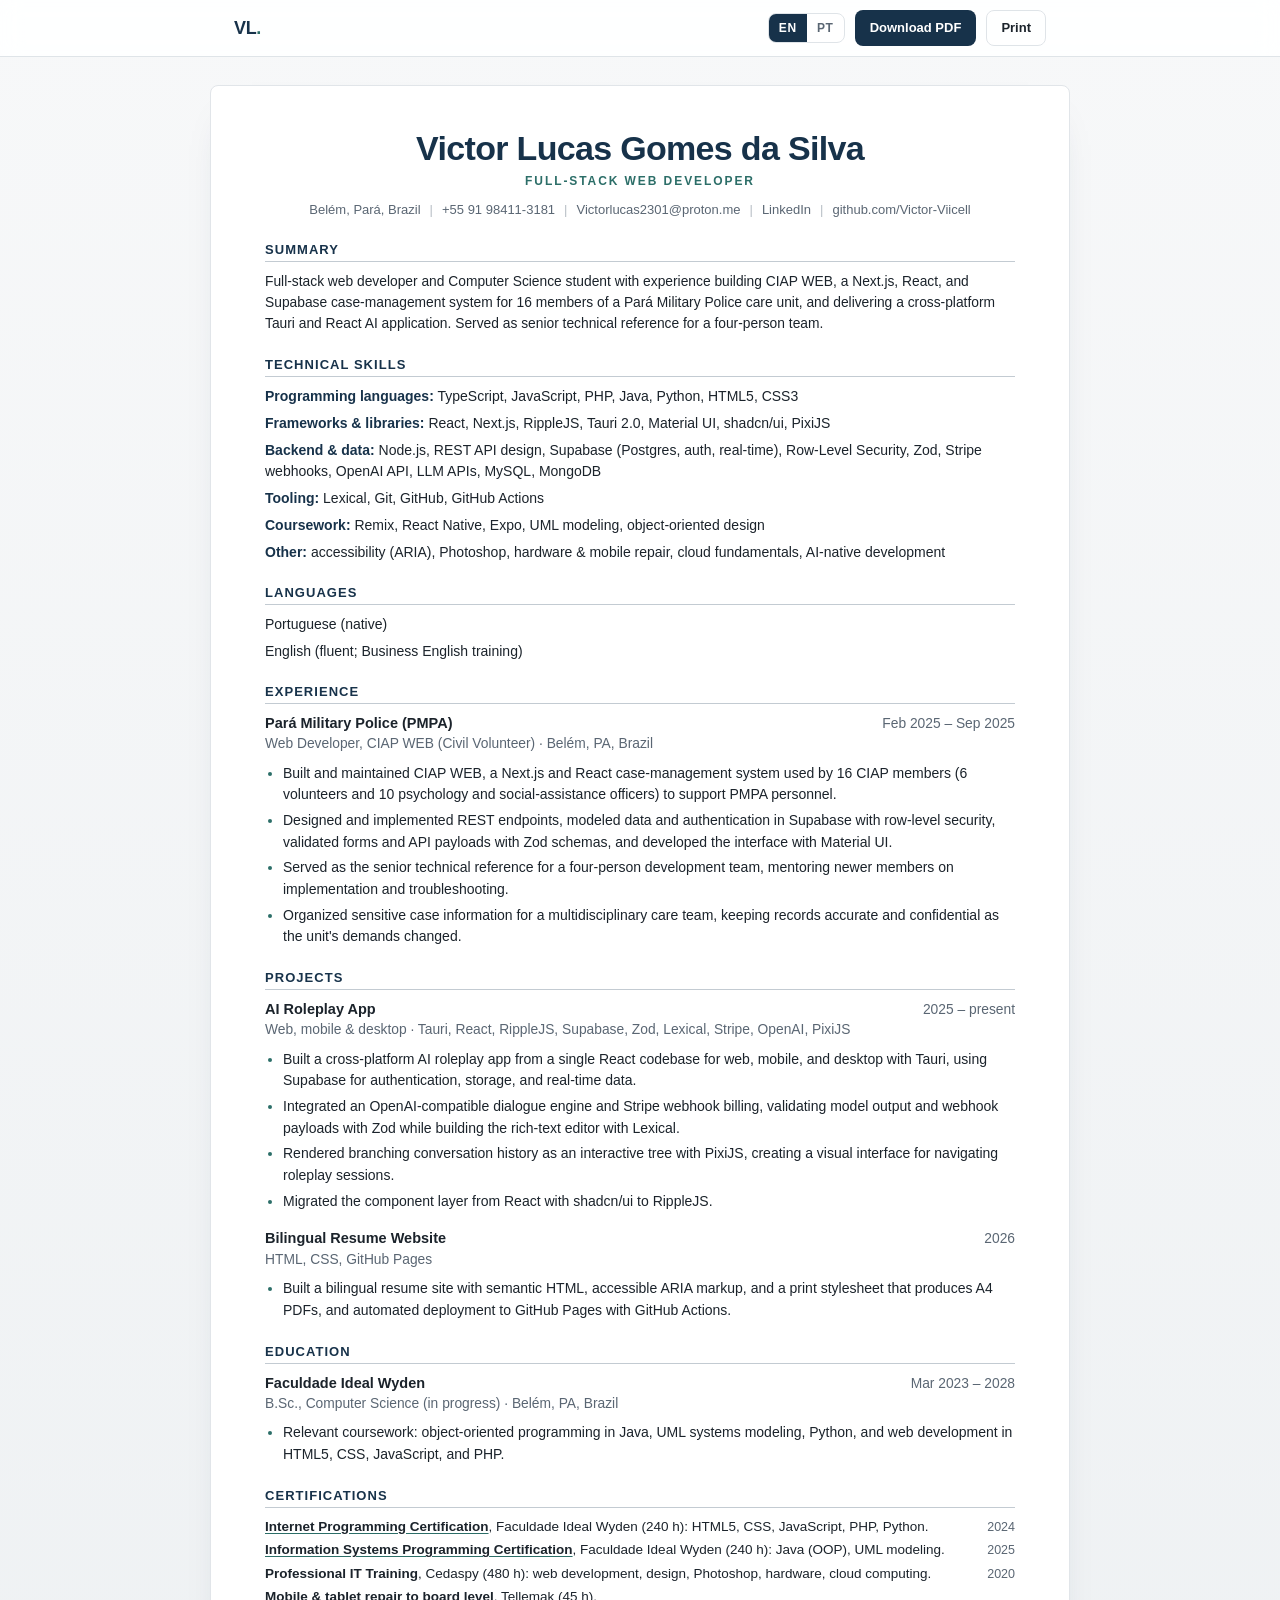
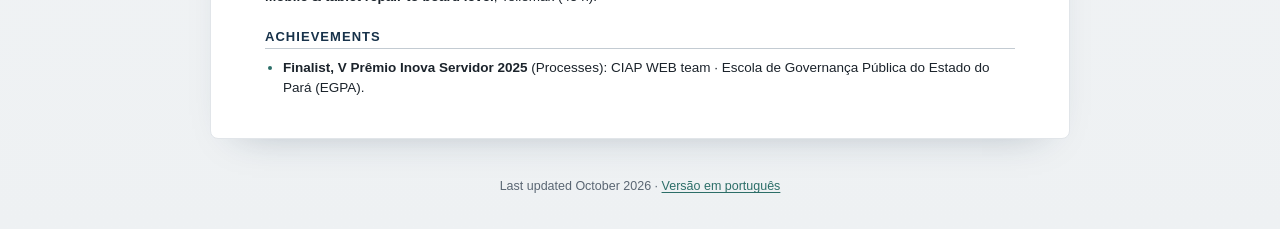
<file: index.html>
<!DOCTYPE html>
<html lang="en">
  <head>
    <meta charset="utf-8">
    <meta name="viewport" content="width=device-width, initial-scale=1">
    <title>Victor Lucas Gomes da Silva | Full-Stack Web Developer</title>
    <meta name="description" content="Resume of Victor Lucas Gomes da Silva, a full-stack web developer based in Belém, Brazil. Experience, projects, education, certifications, and skills.">
    <meta name="author" content="Victor Lucas Gomes da Silva">
    <meta name="theme-color" content="#17324a">
    <link rel="icon" href="assets/favicon.svg" type="image/svg+xml">
    <link rel="alternate" hreflang="en" href="index.html">
    <link rel="alternate" hreflang="pt-BR" href="pt-br.html">
    <link rel="alternate" hreflang="x-default" href="index.html">
    <link rel="stylesheet" href="assets/styles.css">
    <meta property="og:type" content="profile">
    <meta property="og:title" content="Victor Lucas Gomes da Silva | Full-Stack Web Developer">
    <meta property="og:description" content="Resume of Victor Lucas Gomes da Silva, a full-stack web developer based in Belém, Brazil.">
    <meta property="og:locale" content="en_US">
    <meta property="og:locale:alternate" content="pt_BR">
    <meta property="og:image" content="assets/victor-lucas.jpg">
    <script type="application/ld+json">
      {
        "@context": "https://schema.org",
        "@type": "Person",
        "name": "Victor Lucas Gomes da Silva",
        "jobTitle": "Full-Stack Web Developer",
        "email": "mailto:Victorlucas2301@proton.me",
        "telephone": "+55 91 98411-3181",
        "sameAs": [
          "https://www.linkedin.com/in/victor-lucas-gomes-da-silva-6a527236b/",
          "https://github.com/Victor-Viicell"
        ],
        "address": {
          "@type": "PostalAddress",
          "addressLocality": "Belém",
          "addressRegion": "PA",
          "addressCountry": "BR"
        },
        "alumniOf": [
          {
            "@type": "CollegeOrUniversity",
            "name": "Faculdade Ideal Wyden"
          }
        ],
        "knowsLanguage": ["pt-BR", "en"]
      }
    </script>
  </head>
  <body>
    <a class="skip-link" href="#resume">Skip to content</a>

    <div class="toolbar">
      <div class="toolbar-inner">
        <a class="brand" href="index.html" aria-label="Victor Lucas, home">VL<span>.</span></a>
        <nav class="actions" aria-label="Resume actions">
          <div class="lang-switch" role="group" aria-label="Language">
            <a href="index.html" class="is-active" aria-current="page" hreflang="en">EN</a>
            <a href="pt-br.html" hreflang="pt-BR" lang="pt-BR">PT</a>
          </div>
          <a class="btn btn-primary" href="Victor-Lucas-Gomes-da-Silva-Resume-EN.pdf" download>Download PDF</a>
          <button class="btn btn-ghost" type="button" data-print>Print</button>
        </nav>
      </div>
    </div>

    <main class="resume" id="resume">
      <header class="identity">
        <h1 class="name">Victor Lucas Gomes da Silva</h1>
        <p class="role">Full-Stack Web Developer</p>
        <ul class="contact">
          <li>Belém, Pará, Brazil</li>
          <li><a href="tel:+5591984113181">+55 91 98411-3181</a></li>
          <li><a href="mailto:Victorlucas2301@proton.me">Victorlucas2301@proton.me</a></li>
          <li><a href="https://www.linkedin.com/in/victor-lucas-gomes-da-silva-6a527236b/" target="_blank" rel="noopener">LinkedIn</a></li>
          <li><a href="https://github.com/Victor-Viicell" target="_blank" rel="noopener">github.com/Victor-Viicell</a></li>
        </ul>
      </header>

      <section class="section" aria-labelledby="summary-heading">
        <h2 id="summary-heading">Summary</h2>
        <p>Full-stack web developer and Computer Science student with experience building CIAP WEB, a Next.js, React, and Supabase case-management system for 16 members of a Pará Military Police care unit, and delivering a cross-platform Tauri and React AI application. Served as senior technical reference for a four-person team.</p>
      </section>

      <section class="section" aria-labelledby="skills-heading">
        <h2 id="skills-heading">Technical Skills</h2>
        <ul class="skill-list">
          <li><strong>Programming languages:</strong> TypeScript, JavaScript, PHP, Java, Python, HTML5, CSS3</li>
          <li><strong>Frameworks &amp; libraries:</strong> React, Next.js, RippleJS, Tauri 2.0, Material UI, shadcn/ui, PixiJS</li>
          <li><strong>Backend &amp; data:</strong> Node.js, REST API design, Supabase (Postgres, auth, real-time), Row-Level Security, Zod, Stripe webhooks, OpenAI API, LLM APIs, MySQL, MongoDB</li>
          <li><strong>Tooling:</strong> Lexical, Git, GitHub, GitHub Actions</li>
          <li><strong>Coursework:</strong> Remix, React Native, Expo, UML modeling, object-oriented design</li>
          <li><strong>Other:</strong> accessibility (ARIA), Photoshop, hardware &amp; mobile repair, cloud fundamentals, AI-native development</li>
        </ul>
      </section>

      <section class="section" aria-labelledby="languages-heading">
        <h2 id="languages-heading">Languages</h2>
        <ul class="skill-list">
          <li>Portuguese (native)</li>
          <li>English (fluent; Business English training)</li>
        </ul>
      </section>

      <section class="section" aria-labelledby="experience-heading">
        <h2 id="experience-heading">Experience</h2>
        <article class="entry">
          <div class="entry-head">
            <div>
              <h3 class="entry-title">Pará Military Police (PMPA)</h3>
              <p class="entry-sub">Web Developer, CIAP WEB (Civil Volunteer) · Belém, PA, Brazil</p>
            </div>
            <p class="entry-meta">Feb 2025 – Sep 2025</p>
          </div>
          <ul class="bullets">
            <li>Built and maintained CIAP WEB, a Next.js and React case-management system used by 16 CIAP members (6 volunteers and 10 psychology and social-assistance officers) to support PMPA personnel.</li>
            <li>Designed and implemented REST endpoints, modeled data and authentication in Supabase with row-level security, validated forms and API payloads with Zod schemas, and developed the interface with Material UI.</li>
            <li>Served as the senior technical reference for a four-person development team, mentoring newer members on implementation and troubleshooting.</li>
            <li>Organized sensitive case information for a multidisciplinary care team, keeping records accurate and confidential as the unit's demands changed.</li>
          </ul>
        </article>
      </section>

      <section class="section" aria-labelledby="projects-heading">
        <h2 id="projects-heading">Projects</h2>
        <article class="entry">
          <div class="entry-head">
            <div>
              <h3 class="entry-title">AI Roleplay App</h3>
              <p class="entry-sub">Web, mobile &amp; desktop · Tauri, React, RippleJS, Supabase, Zod, Lexical, Stripe, OpenAI, PixiJS</p>
            </div>
            <p class="entry-meta">2025 – present</p>
          </div>
          <ul class="bullets">
            <li>Built a cross-platform AI roleplay app from a single React codebase for web, mobile, and desktop with Tauri, using Supabase for authentication, storage, and real-time data.</li>
            <li>Integrated an OpenAI-compatible dialogue engine and Stripe webhook billing, validating model output and webhook payloads with Zod while building the rich-text editor with Lexical.</li>
            <li>Rendered branching conversation history as an interactive tree with PixiJS, creating a visual interface for navigating roleplay sessions.</li>
            <li>Migrated the component layer from React with shadcn/ui to RippleJS.</li>
          </ul>
        </article>
        <article class="entry">
          <div class="entry-head">
            <div>
              <h3 class="entry-title">Bilingual Resume Website</h3>
              <p class="entry-sub">HTML, CSS, GitHub Pages</p>
            </div>
            <p class="entry-meta">2026</p>
          </div>
          <ul class="bullets">
            <li>Built a bilingual resume site with semantic HTML, accessible ARIA markup, and a print stylesheet that produces A4 PDFs, and automated deployment to GitHub Pages with GitHub Actions.</li>
          </ul>
        </article>
      </section>

      <section class="section" aria-labelledby="education-heading">
        <h2 id="education-heading">Education</h2>
        <article class="entry">
          <div class="entry-head">
            <div>
              <h3 class="entry-title">Faculdade Ideal Wyden</h3>
              <p class="entry-sub">B.Sc., Computer Science (in progress) · Belém, PA, Brazil</p>
            </div>
            <p class="entry-meta">Mar 2023 – 2028</p>
          </div>
          <ul class="bullets">
            <li>Relevant coursework: object-oriented programming in Java, UML systems modeling, Python, and web development in HTML5, CSS, JavaScript, and PHP.</li>
          </ul>
        </article>
      </section>

      <section class="section" aria-labelledby="certifications-heading">
        <h2 id="certifications-heading">Certifications</h2>
        <ul class="cert-list">
          <li>
            <span class="cert-text"><a class="credential" href="https://certificado.facieducacional.com.br/1fe290f07599a27dfc33abc" target="_blank" rel="noopener"><strong>Internet Programming Certification</strong></a>, Faculdade Ideal Wyden (240 h): HTML5, CSS, JavaScript, PHP, Python.</span>
            <span class="cert-meta">2024</span>
          </li>
          <li>
            <span class="cert-text"><a class="credential" href="https://certificado.facieducacional.com.br/fc7c7030f8cd4348e6416e0" target="_blank" rel="noopener"><strong>Information Systems Programming Certification</strong></a>, Faculdade Ideal Wyden (240 h): Java (OOP), UML modeling.</span>
            <span class="cert-meta">2025</span>
          </li>
          <li>
            <span class="cert-text"><strong>Professional IT Training</strong>, Cedaspy (480 h): web development, design, Photoshop, hardware, cloud computing.</span>
            <span class="cert-meta">2020</span>
          </li>
          <li>
            <span class="cert-text"><strong>Mobile &amp; tablet repair to board level</strong>, Tellemak (45 h).</span>
          </li>
        </ul>
      </section>

      <section class="section" aria-labelledby="achievements-heading">
        <h2 id="achievements-heading">Achievements</h2>
        <ul class="course-list">
          <li><strong>Finalist, V Prêmio Inova Servidor 2025</strong> (Processes): CIAP WEB team · Escola de Governança Pública do Estado do Pará (EGPA).</li>
        </ul>
      </section>
    </main>

    <footer class="site-footer">
      <p>Last updated October 2026 · <a href="pt-br.html" hreflang="pt-BR" lang="pt-BR">Versão em português</a></p>
    </footer>

    <script src="assets/script.js"></script>
  </body>
</html>
</file>
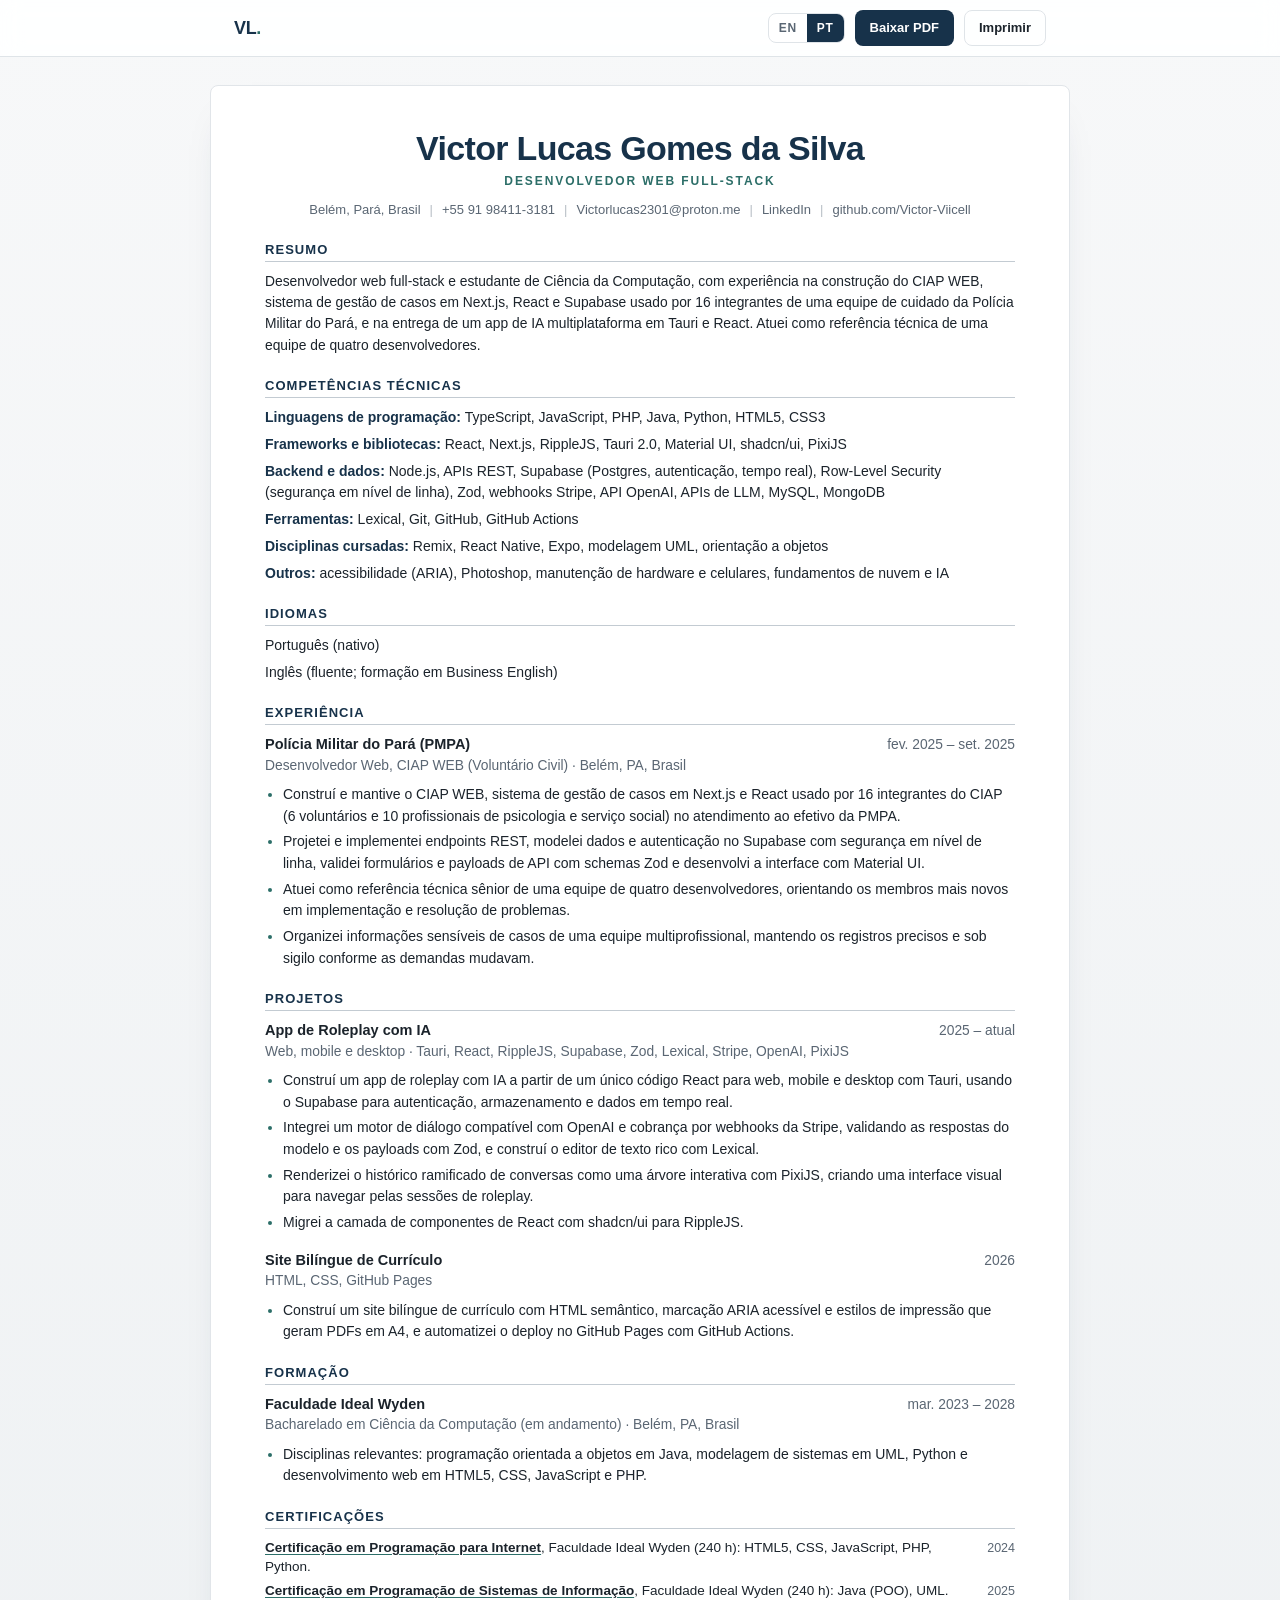
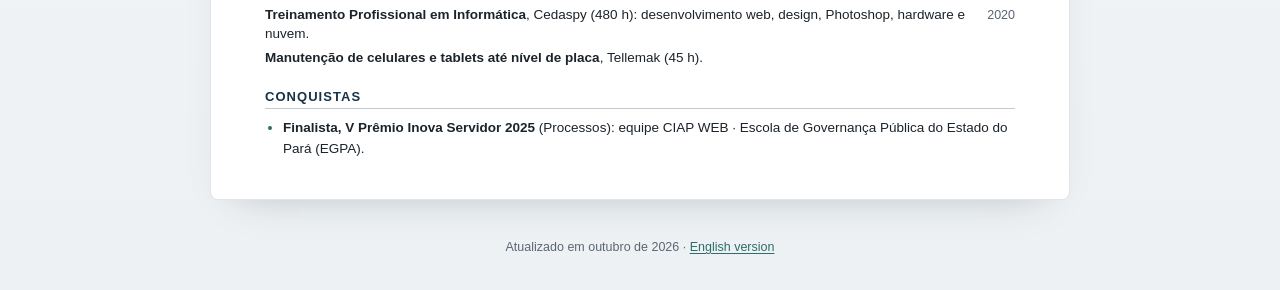
<file: pt-br.html>
<!DOCTYPE html>
<html lang="pt-BR">
  <head>
    <meta charset="utf-8">
    <meta name="viewport" content="width=device-width, initial-scale=1">
    <title>Victor Lucas Gomes da Silva | Desenvolvedor Web Full-Stack</title>
    <meta name="description" content="Currículo de Victor Lucas Gomes da Silva, desenvolvedor web full-stack em Belém, Brasil. Experiência, projetos, formação, certificações e habilidades.">
    <meta name="author" content="Victor Lucas Gomes da Silva">
    <meta name="theme-color" content="#17324a">
    <link rel="icon" href="assets/favicon.svg" type="image/svg+xml">
    <link rel="alternate" hreflang="en" href="index.html">
    <link rel="alternate" hreflang="pt-BR" href="pt-br.html">
    <link rel="alternate" hreflang="x-default" href="index.html">
    <link rel="stylesheet" href="assets/styles.css">
    <meta property="og:type" content="profile">
    <meta property="og:title" content="Victor Lucas Gomes da Silva | Desenvolvedor Web Full-Stack">
    <meta property="og:description" content="Currículo de Victor Lucas Gomes da Silva, desenvolvedor web full-stack em Belém, Brasil.">
    <meta property="og:locale" content="pt_BR">
    <meta property="og:locale:alternate" content="en_US">
    <meta property="og:image" content="assets/victor-lucas.jpg">
    <script type="application/ld+json">
      {
        "@context": "https://schema.org",
        "@type": "Person",
        "name": "Victor Lucas Gomes da Silva",
        "jobTitle": "Desenvolvedor Web Full-Stack",
        "email": "mailto:Victorlucas2301@proton.me",
        "telephone": "+55 91 98411-3181",
        "sameAs": [
          "https://www.linkedin.com/in/victor-lucas-gomes-da-silva-6a527236b/",
          "https://github.com/Victor-Viicell"
        ],
        "address": {
          "@type": "PostalAddress",
          "addressLocality": "Belém",
          "addressRegion": "PA",
          "addressCountry": "BR"
        },
        "alumniOf": [
          {
            "@type": "CollegeOrUniversity",
            "name": "Faculdade Ideal Wyden"
          }
        ],
        "knowsLanguage": ["pt-BR", "en"]
      }
    </script>
  </head>
  <body>
    <a class="skip-link" href="#curriculo">Ir para o conteúdo</a>

    <div class="toolbar">
      <div class="toolbar-inner">
        <a class="brand" href="pt-br.html" aria-label="Victor Lucas, início">VL<span>.</span></a>
        <nav class="actions" aria-label="Ações do currículo">
          <div class="lang-switch" role="group" aria-label="Idioma">
            <a href="index.html" hreflang="en" lang="en">EN</a>
            <a href="pt-br.html" class="is-active" aria-current="page" hreflang="pt-BR">PT</a>
          </div>
          <a class="btn btn-primary" href="Victor-Lucas-Gomes-da-Silva-Curriculo-PT-BR.pdf" download>Baixar PDF</a>
          <button class="btn btn-ghost" type="button" data-print>Imprimir</button>
        </nav>
      </div>
    </div>

    <main class="resume" id="curriculo">
      <header class="identity">
        <h1 class="name">Victor Lucas Gomes da Silva</h1>
        <p class="role">Desenvolvedor Web Full-Stack</p>
        <ul class="contact">
          <li>Belém, Pará, Brasil</li>
          <li><a href="tel:+5591984113181">+55 91 98411-3181</a></li>
          <li><a href="mailto:Victorlucas2301@proton.me">Victorlucas2301@proton.me</a></li>
          <li><a href="https://www.linkedin.com/in/victor-lucas-gomes-da-silva-6a527236b/" target="_blank" rel="noopener">LinkedIn</a></li>
          <li><a href="https://github.com/Victor-Viicell" target="_blank" rel="noopener">github.com/Victor-Viicell</a></li>
        </ul>
      </header>

      <section class="section" aria-labelledby="resumo-heading">
        <h2 id="resumo-heading">Resumo</h2>
        <p>Desenvolvedor web full-stack e estudante de Ciência da Computação, com experiência na construção do CIAP WEB, sistema de gestão de casos em Next.js, React e Supabase usado por 16 integrantes de uma equipe de cuidado da Polícia Militar do Pará, e na entrega de um app de IA multiplataforma em Tauri e React. Atuei como referência técnica de uma equipe de quatro desenvolvedores.</p>
      </section>

      <section class="section" aria-labelledby="habilidades-heading">
        <h2 id="habilidades-heading">Competências Técnicas</h2>
        <ul class="skill-list">
          <li><strong>Linguagens de programação:</strong> TypeScript, JavaScript, PHP, Java, Python, HTML5, CSS3</li>
          <li><strong>Frameworks e bibliotecas:</strong> React, Next.js, RippleJS, Tauri 2.0, Material UI, shadcn/ui, PixiJS</li>
          <li><strong>Backend e dados:</strong> Node.js, APIs REST, Supabase (Postgres, autenticação, tempo real), Row-Level Security (segurança em nível de linha), Zod, webhooks Stripe, API OpenAI, APIs de LLM, MySQL, MongoDB</li>
          <li><strong>Ferramentas:</strong> Lexical, Git, GitHub, GitHub Actions</li>
          <li><strong>Disciplinas cursadas:</strong> Remix, React Native, Expo, modelagem UML, orientação a objetos</li>
          <li><strong>Outros:</strong> acessibilidade (ARIA), Photoshop, manutenção de hardware e celulares, fundamentos de nuvem e IA</li>
        </ul>
      </section>

      <section class="section" aria-labelledby="idiomas-heading">
        <h2 id="idiomas-heading">Idiomas</h2>
        <ul class="skill-list">
          <li>Português (nativo)</li>
          <li>Inglês (fluente; formação em Business English)</li>
        </ul>
      </section>

      <section class="section" aria-labelledby="experiencia-heading">
        <h2 id="experiencia-heading">Experiência</h2>
        <article class="entry">
          <div class="entry-head">
            <div>
              <h3 class="entry-title">Polícia Militar do Pará (PMPA)</h3>
              <p class="entry-sub">Desenvolvedor Web, CIAP WEB (Voluntário Civil) · Belém, PA, Brasil</p>
            </div>
            <p class="entry-meta">fev. 2025 – set. 2025</p>
          </div>
          <ul class="bullets">
            <li>Construí e mantive o CIAP WEB, sistema de gestão de casos em Next.js e React usado por 16 integrantes do CIAP (6 voluntários e 10 profissionais de psicologia e serviço social) no atendimento ao efetivo da PMPA.</li>
            <li>Projetei e implementei endpoints REST, modelei dados e autenticação no Supabase com segurança em nível de linha, validei formulários e payloads de API com schemas Zod e desenvolvi a interface com Material UI.</li>
            <li>Atuei como referência técnica sênior de uma equipe de quatro desenvolvedores, orientando os membros mais novos em implementação e resolução de problemas.</li>
            <li>Organizei informações sensíveis de casos de uma equipe multiprofissional, mantendo os registros precisos e sob sigilo conforme as demandas mudavam.</li>
          </ul>
        </article>
      </section>

      <section class="section" aria-labelledby="projetos-heading">
        <h2 id="projetos-heading">Projetos</h2>
        <article class="entry">
          <div class="entry-head">
            <div>
              <h3 class="entry-title">App de Roleplay com IA</h3>
              <p class="entry-sub">Web, mobile e desktop · Tauri, React, RippleJS, Supabase, Zod, Lexical, Stripe, OpenAI, PixiJS</p>
            </div>
            <p class="entry-meta">2025 – atual</p>
          </div>
          <ul class="bullets">
            <li>Construí um app de roleplay com IA a partir de um único código React para web, mobile e desktop com Tauri, usando o Supabase para autenticação, armazenamento e dados em tempo real.</li>
            <li>Integrei um motor de diálogo compatível com OpenAI e cobrança por webhooks da Stripe, validando as respostas do modelo e os payloads com Zod, e construí o editor de texto rico com Lexical.</li>
            <li>Renderizei o histórico ramificado de conversas como uma árvore interativa com PixiJS, criando uma interface visual para navegar pelas sessões de roleplay.</li>
            <li>Migrei a camada de componentes de React com shadcn/ui para RippleJS.</li>
          </ul>
        </article>
        <article class="entry">
          <div class="entry-head">
            <div>
              <h3 class="entry-title">Site Bilíngue de Currículo</h3>
              <p class="entry-sub">HTML, CSS, GitHub Pages</p>
            </div>
            <p class="entry-meta">2026</p>
          </div>
          <ul class="bullets">
            <li>Construí um site bilíngue de currículo com HTML semântico, marcação ARIA acessível e estilos de impressão que geram PDFs em A4, e automatizei o deploy no GitHub Pages com GitHub Actions.</li>
          </ul>
        </article>
      </section>

      <section class="section" aria-labelledby="formacao-heading">
        <h2 id="formacao-heading">Formação</h2>
        <article class="entry">
          <div class="entry-head">
            <div>
              <h3 class="entry-title">Faculdade Ideal Wyden</h3>
              <p class="entry-sub">Bacharelado em Ciência da Computação (em andamento) · Belém, PA, Brasil</p>
            </div>
            <p class="entry-meta">mar. 2023 – 2028</p>
          </div>
          <ul class="bullets">
            <li>Disciplinas relevantes: programação orientada a objetos em Java, modelagem de sistemas em UML, Python e desenvolvimento web em HTML5, CSS, JavaScript e PHP.</li>
          </ul>
        </article>
      </section>

      <section class="section" aria-labelledby="certificacoes-heading">
        <h2 id="certificacoes-heading">Certificações</h2>
        <ul class="cert-list">
          <li>
            <span class="cert-text"><a class="credential" href="https://certificado.facieducacional.com.br/1fe290f07599a27dfc33abc" target="_blank" rel="noopener"><strong>Certificação em Programação para Internet</strong></a>, Faculdade Ideal Wyden (240 h): HTML5, CSS, JavaScript, PHP, Python.</span>
            <span class="cert-meta">2024</span>
          </li>
          <li>
            <span class="cert-text"><a class="credential" href="https://certificado.facieducacional.com.br/fc7c7030f8cd4348e6416e0" target="_blank" rel="noopener"><strong>Certificação em Programação de Sistemas de Informação</strong></a>, Faculdade Ideal Wyden (240 h): Java (POO), UML.</span>
            <span class="cert-meta">2025</span>
          </li>
          <li>
            <span class="cert-text"><strong>Treinamento Profissional em Informática</strong>, Cedaspy (480 h): desenvolvimento web, design, Photoshop, hardware e nuvem.</span>
            <span class="cert-meta">2020</span>
          </li>
          <li>
            <span class="cert-text"><strong>Manutenção de celulares e tablets até nível de placa</strong>, Tellemak (45 h).</span>
          </li>
        </ul>
      </section>

      <section class="section" aria-labelledby="conquistas-heading">
        <h2 id="conquistas-heading">Conquistas</h2>
        <ul class="course-list">
          <li><strong>Finalista, V Prêmio Inova Servidor 2025</strong> (Processos): equipe CIAP WEB · Escola de Governança Pública do Estado do Pará (EGPA).</li>
        </ul>
      </section>
    </main>

    <footer class="site-footer">
      <p>Atualizado em outubro de 2026 · <a href="index.html" hreflang="en" lang="en">English version</a></p>
    </footer>

    <script src="assets/script.js"></script>
  </body>
</html>
</file>
<file: assets/styles.css>
:root {
  --ink: #1b232b;
  --muted: #5a6673;
  --navy: #17324a;
  --accent: #2c6e68;
  --line: #dfe4e8;
  --bg: #eef1f3;
  --paper: #ffffff;
  --radius: 14px;
  --max: 860px;
  --font: ui-sans-serif, -apple-system, BlinkMacSystemFont, "Segoe UI", Roboto,
    "Helvetica Neue", Arial, sans-serif;
}

* {
  box-sizing: border-box;
}

html {
  -webkit-text-size-adjust: 100%;
}

body {
  margin: 0;
  font-family: var(--font);
  color: var(--ink);
  background: linear-gradient(180deg, #f7f8f9 0%, var(--bg) 100%);
  min-height: 100vh;
}

a {
  color: var(--accent);
  text-decoration-thickness: 1px;
  text-underline-offset: 2px;
}

a:hover {
  color: var(--navy);
}

.skip-link {
  position: absolute;
  left: -9999px;
  top: 0;
  padding: 10px 14px;
  background: var(--navy);
  color: #fff;
  z-index: 100;
  border-radius: 0 0 8px 0;
}

.skip-link:focus {
  left: 0;
}

.toolbar {
  position: sticky;
  top: 0;
  z-index: 20;
  background: rgba(255, 255, 255, 0.88);
  -webkit-backdrop-filter: blur(10px);
  backdrop-filter: blur(10px);
  border-bottom: 1px solid var(--line);
}

.toolbar-inner {
  max-width: var(--max);
  margin: 0 auto;
  padding: 10px 24px;
  display: flex;
  align-items: center;
  justify-content: space-between;
  gap: 16px;
}

.brand {
  font-size: 18px;
  font-weight: 750;
  letter-spacing: -0.02em;
  color: var(--navy);
  text-decoration: none;
  line-height: 1;
}

.brand span {
  color: var(--accent);
}

.actions {
  display: flex;
  align-items: center;
  gap: 10px;
}

.lang-switch {
  display: flex;
  border: 1px solid var(--line);
  border-radius: 8px;
  overflow: hidden;
  background: #fff;
}

.lang-switch a {
  padding: 6px 10px;
  font-size: 12px;
  font-weight: 650;
  letter-spacing: 0.06em;
  color: var(--muted);
  text-decoration: none;
  line-height: 1.4;
}

.lang-switch a:hover {
  background: #f4f6f7;
  color: var(--navy);
}

.lang-switch a.is-active {
  background: var(--navy);
  color: #fff;
}

.btn {
  display: inline-flex;
  align-items: center;
  justify-content: center;
  gap: 6px;
  padding: 8px 14px;
  border-radius: 8px;
  border: 1px solid transparent;
  font: inherit;
  font-size: 13px;
  font-weight: 650;
  line-height: 1.4;
  text-decoration: none;
  cursor: pointer;
  transition: background-color 0.15s ease, border-color 0.15s ease;
}

.btn-primary {
  background: var(--navy);
  color: #fff;
}

.btn-primary:hover {
  background: #0f2536;
  color: #fff;
}

.btn-ghost {
  background: transparent;
  border-color: var(--line);
  color: var(--ink);
}

.btn-ghost:hover {
  background: #f4f6f7;
  border-color: #c9d1d7;
  color: var(--navy);
}

.resume {
  max-width: var(--max);
  margin: 28px auto 40px;
  padding: 44px 54px 40px;
  background: var(--paper);
  border: 1px solid #e1e5e9;
  border-radius: 8px;
  box-shadow: 0 18px 40px -28px rgba(23, 50, 74, 0.35);
}

.identity {
  text-align: center;
}

.name {
  margin: 0 0 6px;
  font-size: clamp(27px, 3.6vw, 34px);
  font-weight: 750;
  line-height: 1.1;
  letter-spacing: -0.02em;
  color: var(--navy);
}

.role {
  margin: 0 0 12px;
  font-size: 12px;
  font-weight: 700;
  letter-spacing: 0.16em;
  text-transform: uppercase;
  color: var(--accent);
}

.contact {
  display: flex;
  flex-wrap: wrap;
  justify-content: center;
  gap: 2px 0;
  margin: 0;
  padding: 0;
  list-style: none;
  font-size: 13px;
  line-height: 1.55;
  color: var(--muted);
  overflow-wrap: anywhere;
}

.contact li {
  display: flex;
  align-items: baseline;
  min-width: 0;
}

.contact li + li::before {
  content: "|";
  margin: 0 9px;
  color: #b6bdc4;
}

.contact a {
  color: var(--muted);
  text-decoration: none;
}

.contact a:hover {
  color: var(--navy);
  text-decoration: underline;
}

.section {
  margin-top: 22px;
}

.section h2 {
  margin: 0 0 9px;
  padding-bottom: 4px;
  border-bottom: 1px solid #c3cbd2;
  font-size: 13px;
  font-weight: 750;
  letter-spacing: 0.08em;
  text-transform: uppercase;
  color: var(--navy);
}

.section p {
  margin: 0;
  font-size: 13.8px;
  line-height: 1.55;
}

.entry + .entry {
  margin-top: 16px;
}

.entry-head {
  display: flex;
  align-items: baseline;
  justify-content: space-between;
  gap: 18px;
}

.entry-title {
  margin: 0;
  font-size: 14.5px;
  font-weight: 700;
  line-height: 1.33;
  color: var(--ink);
}

.entry-sub {
  margin: 2px 0 0;
  font-size: 13px;
  line-height: 1.4;
  color: var(--muted);
}

.entry-meta {
  flex: none;
  margin: 0;
  font-size: 12.5px;
  line-height: 1.4;
  color: var(--muted);
  text-align: right;
  white-space: nowrap;
}

.bullets {
  margin: 8px 0 0;
  padding-left: 18px;
}

.bullets li {
  margin-bottom: 4px;
  font-size: 14px;
  line-height: 1.55;
}

.bullets li:last-child {
  margin-bottom: 0;
}

.bullets li::marker {
  color: var(--accent);
}

.skill-list {
  display: grid;
  gap: 6px;
  margin: 0;
  padding: 0;
  list-style: none;
}

.skill-list li {
  font-size: 14px;
  line-height: 1.5;
}

.skill-list strong {
  color: var(--navy);
  font-weight: 650;
}

.cert-list {
  margin: 0;
  padding: 0;
  list-style: none;
}

.cert-list li {
  display: flex;
  align-items: baseline;
  justify-content: space-between;
  gap: 18px;
  margin-bottom: 4px;
  font-size: 13.5px;
  line-height: 1.45;
}

.cert-list li:last-child {
  margin-bottom: 0;
}

.cert-text {
  min-width: 0;
}

.cert-list strong {
  font-weight: 650;
}

.cert-meta {
  flex: none;
  font-size: 12.5px;
  line-height: 1.45;
  color: var(--muted);
  white-space: nowrap;
}

.course-list {
  margin: 0;
  padding-left: 18px;
}

.course-list li {
  margin-bottom: 5px;
  font-size: 13.5px;
  line-height: 1.5;
}

.course-list li:last-child {
  margin-bottom: 0;
}

.course-list li::marker {
  color: var(--accent);
}

.course-list strong {
  font-weight: 650;
}

.course-list a {
  color: var(--accent);
  font-size: 0.95em;
  text-decoration: none;
}

.course-list a:hover {
  text-decoration: underline;
}

.credential {
  color: inherit;
  text-decoration: none;
}

.credential strong {
  text-decoration: underline;
  text-decoration-color: var(--accent);
  text-underline-offset: 2px;
}

.award-title {
  font-size: 14px;
  font-weight: 650;
  line-height: 1.45;
}

.award-sub {
  margin-top: 2px;
  font-size: 13px;
  color: var(--muted);
}

.site-footer {
  max-width: var(--max);
  margin: 0 auto 36px;
  padding: 0 24px;
  font-size: 12.5px;
  color: var(--muted);
  text-align: center;
}

.site-footer p {
  margin: 0;
}

@media (max-width: 720px) {
  .toolbar-inner {
    padding: 10px 14px;
    gap: 10px;
  }

  .brand {
    display: none;
  }

  .actions {
    width: 100%;
    justify-content: space-between;
  }

  .btn-ghost {
    display: none;
  }

  .resume {
    margin: 16px 12px 28px;
    padding: 28px 22px;
    border-radius: 8px;
  }

  .name {
    font-size: 27px;
  }

  .contact {
    font-size: 12.5px;
  }

  .entry-head {
    flex-direction: column;
    gap: 2px;
  }

  .entry-meta {
    text-align: left;
  }
}

@media (max-width: 560px) {
  .contact {
    display: block;
  }

  .contact li {
    display: block;
  }

  .contact li + li::before {
    display: none;
  }

  .contact li + li {
    margin-top: 2px;
  }

  .cert-list li {
    flex-direction: column;
    gap: 1px;
  }
}

@media (max-width: 420px) {
  .name {
    font-size: 24px;
  }

  .role {
    margin-bottom: 10px;
    font-size: 11.5px;
  }
}

@media print {
  @page {
    size: A4;
    margin: 10mm 12mm;
  }

  html,
  body {
    background: #fff !important;
  }

  .toolbar,
  .site-footer,
  .skip-link,
  .no-print {
    display: none !important;
  }

  .resume {
    max-width: none;
    width: auto;
    margin: 0;
    padding: 0;
    border: 0;
    border-radius: 0;
    box-shadow: none;
    -webkit-print-color-adjust: exact;
    print-color-adjust: exact;
  }

  .name {
    font-size: 22pt;
  }

  .role {
    margin-bottom: 7px;
    font-size: 8.8pt;
    letter-spacing: 0;
  }

  .contact {
    font-size: 8.6pt;
    line-height: 1.4;
  }

  .contact li + li::before {
    margin: 0 7px;
  }

  .section {
    margin-top: 4px;
  }

  .section:last-child {
    margin-top: 3px;
  }

  .section h2 {
    margin-bottom: 2.5px;
    padding-bottom: 1px;
    font-size: 9pt;
    letter-spacing: 0.05em;
  }

  .section p,
  .bullets li,
  .skill-list li {
    font-size: 9.2pt;
    line-height: 1.31;
  }

  .entry + .entry {
    margin-top: 4px;
  }

  .entry-title,
  .award-title {
    font-size: 10.2pt;
  }

  .entry-sub,
  .entry-meta,
  .award-sub {
    font-size: 9pt;
  }

  .bullets {
    margin-top: 3px;
    padding-left: 14px;
  }

  .bullets li {
    margin-bottom: 1px;
  }

  .course-list li,
  .cert-list li {
    font-size: 8.9pt;
    line-height: 1.28;
    margin-bottom: 1px;
  }

  .cert-meta {
    font-size: 8.6pt;
  }

  .skill-list {
    gap: 2px;
  }

  a {
    color: inherit;
    text-decoration: none;
  }

  .credential strong {
    text-decoration: none;
  }

  .section,
  .entry,
  .award {
    break-inside: avoid;
  }
}
</file>
